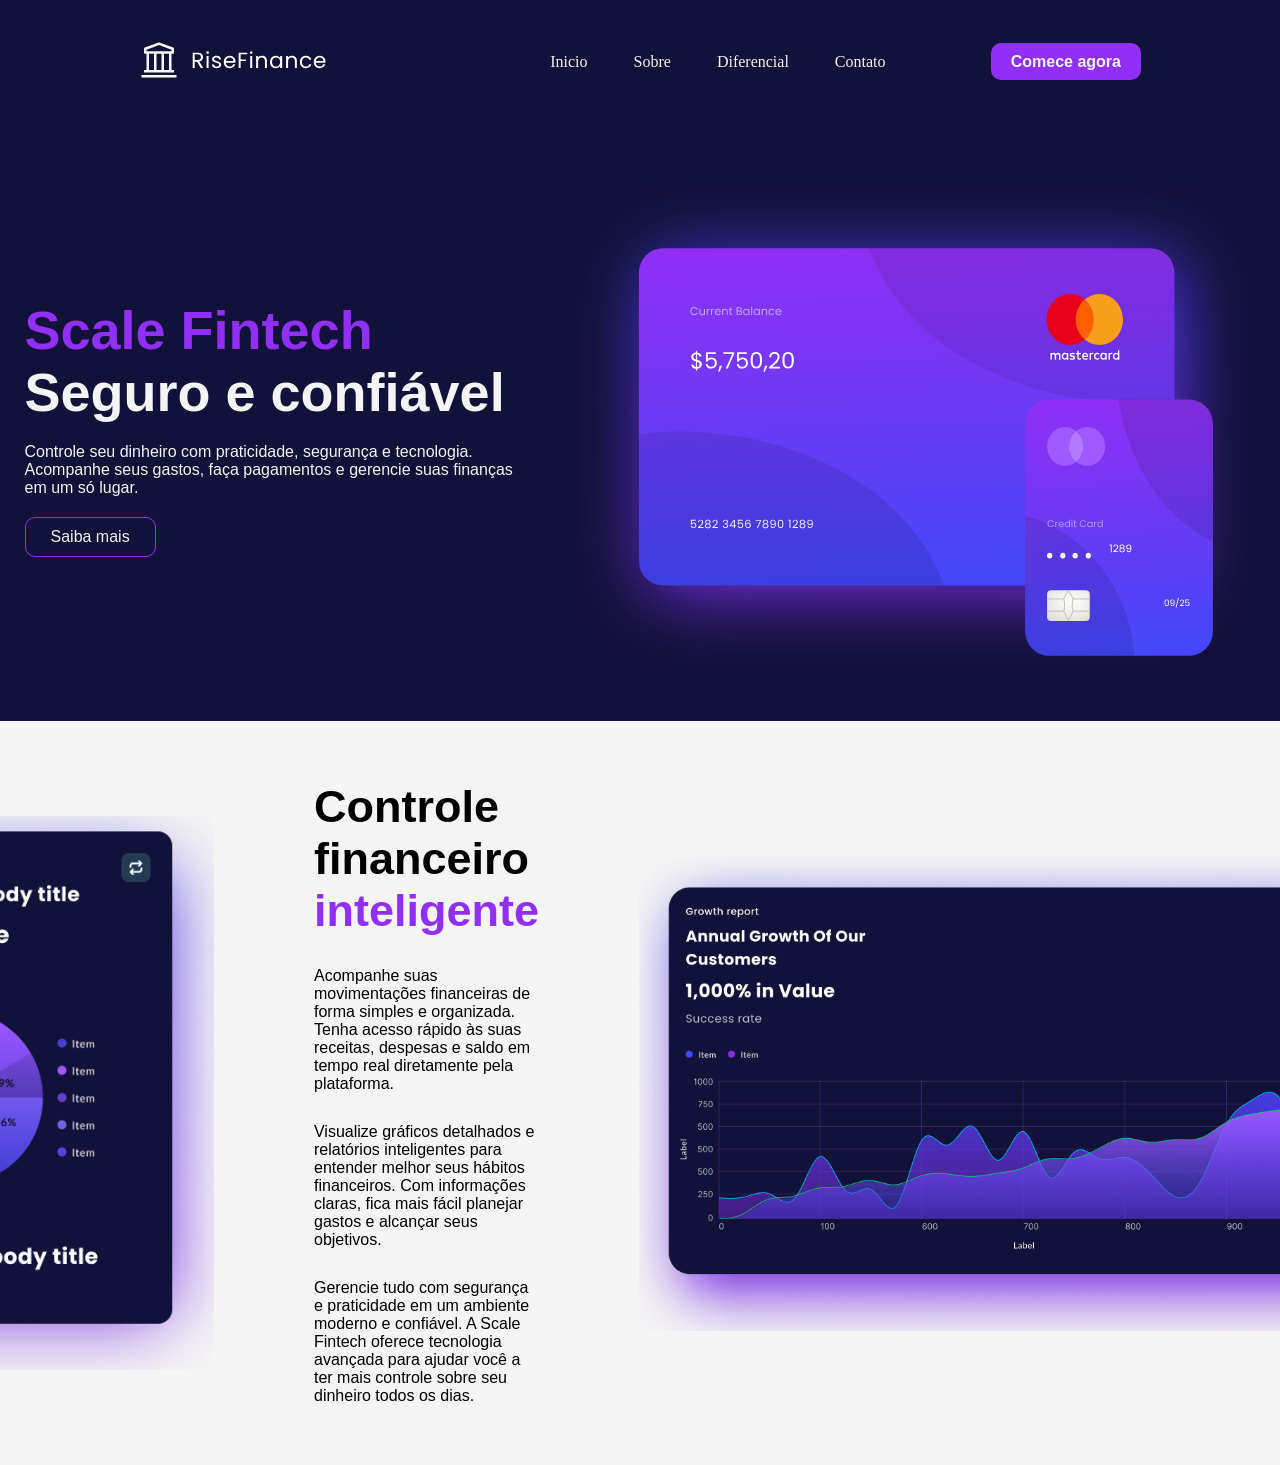
<file: Index.html>
<!DOCTYPE html>
<html lang="pt-br">

<head>
    <meta charset="UTF-8">
    <meta name="viewport" content="width=device-width, initial-scale=1.0">
    <meta name="author" content="SamuelVieriaBernardes">
    <meta name="description" content="esse site é um projeto para testar o meu conhecimento">
    <meta name="keywords" content="HTML, style.css">
    <title>Fintech</title>
    <link rel="preconnect" href="https://fonts.googleapis.com">
    <link rel="preconnect" href="https://fonts.gstatic.com" crossorigin>
    <link href="https://fonts.googleapis.com/css2?family=Roboto:ital,wght@0,100..900;1,100..900&display=swap"
        rel="stylesheet">
    <link rel="stylesheet" href="./src/styles/styles.css">
</head>

<body>
    <!-- Header -->
    <header> <!--tag para cabeçario -->
        <div>
            <img src="./src/assets/images/Frame 147.svg" alt="logo banco">
        </div>

        <div class="container-herader">
            <nav class="navigation-hearder">
                <ul>
                    <li><a href="" class="menu-active">Inicio</a></li>
                    <li><a href="">Sobre</a></li>
                    <li><a href="">Diferencial</a></li>
                    <li><a href="">Contato</a></li>
                </ul>
            </nav>
        </div>

        <div>
            <nav>
                <a href="" class="btn-hearder">Comece agora</a>
            </nav>
        </div>

    </header>

    <!-- MAIN -->
    <main>
        <div class="main-content">
            <h1> <span>Scale Fintech </span> Seguro e confiável</h1>

            <p>Controle seu dinheiro com praticidade, segurança e tecnologia. Acompanhe seus gastos, faça pagamentos e
                gerencie suas finanças em um só lugar.</p>

            <div class="main-conteainer-cta">
                <a href="" class="main-btn-primary">Saiba mais</a>
            </div>

        </div>


        <div>
            <img src="./src/assets/images/Group 13.svg" alt="cartão">
        </div>
    </main>

    <!-- sevirces -->

    <section class="section-services">
            <img src="./src/assets/images/Group 14 1.svg" alt="estatísticas">
            <div class="senai-sevirces">
                <h2>Controle financeiro <span>inteligente</span></h2>
                <p>Acompanhe suas movimentações financeiras de forma simples e organizada. Tenha acesso rápido às suas
                    receitas, despesas e saldo em tempo real diretamente pela plataforma.</p>
                <p>Visualize gráficos detalhados e relatórios inteligentes para entender melhor seus hábitos
                    financeiros. Com informações claras, fica mais fácil planejar gastos e alcançar seus objetivos.</p>
                <p>Gerencie tudo com segurança e praticidade em um ambiente moderno e confiável. A Scale Fintech oferece
                    tecnologia avançada para ajudar você a ter mais controle sobre seu dinheiro todos os dias.</p>
            </div>
        </div>

        <img src="./src/assets/images/Group 15 1.svg" alt="estatísticas dois">

        <div>
            <h2></h2>
        </div>

    </section>

</body>

</html>
</file>
<file: src/styles/styles.css>
@import url("./global.css");

header{
    display: flex;
    justify-content: space-between;
    align-items:center;
    padding: 10px 139px;
    border-bottom: 10px solid var(--color-secondary);
    background-color: var(--color-secondary);

}

.container-herader{
    display: flex;
    align-items: center;
    gap: 46px;
}

.navigation-hearder ul{
    display: flex;
    gap: 46px;
    list-style: none;
}

.navigation-hearder ul li a{
    text-decoration: none;
    color: var(--color-nautral-white);
    font-family: var(--font-family-primaryont-family-primary);
}
.navigation-hearder ul lu .menu-active{
    color: var(--color-nautral-white);
}

.btn-hearder{
    font-family:var(--font-family-primary);
    color: var(--color-nautral-white);
    text-decoration: none;
    background-color: var(--color-primary);
    border-radius: 10px;
    padding: 10px 20px;
    font-weight: var(--font-weight-button);
}
 
main{
    display: flex;
    justify-content: center;
    align-items: center;
    gap: 50px;
    background-color: var(--color-secondary);
    padding: 50px 0;
 }

.main-content{
    display: flex;
    gap: 20px;
    flex-direction: column;
    align-items: start;
    color: var(--color-nautral-white);
    width: 499px;

}

.main-content h1{
    font-size: var(--font-size-h1);
    font-weight:var(--font-weight-h1);
    font-family: var(--font-family-primary);
}

.main-content h1 span{
    color: var(--color-primary);
}

.main-content p{
    font-family: var(--font-family-primary);
    font-size: var(-font-size-body);
    color: var(--color-nautral-white);   
}

.mian-conteainer-cta{
    display: flex;
    gap: 25px;
}

.main-btn-primary{
    display: flex;
    font-family: var(--font-family-primary);
    font-weight: var(--font-size-button);
    font-size: var(--font-size-button);
    padding: 10px 25px;
    border-radius: 10px;
    text-decoration: none;
    border: 1px solid var(--color-primary);
    color: var(--color-nautral-white);

}

.section-services{
   display: flex;
   background-color: var(--color-nautral-white);
   justify-content: center;
   align-items: center;
   gap: 100px;
   padding: 60px;
}

.senai-sevirces{
    display:flex;
    flex-direction: column;
    gap: 30px;
    width: 603px;
}

.senai-sevirces h2{
    font-family: var(--font-family-primary);
    font-size: var( --font-size-h2);
    font-weight: var(--font-weight-h2);
}

.senai-sevirces h2 span{
    color: var(--color-primary);
}

.senai-sevirces p{
    font-family: var(--font-family-primary);
    gap: 30px;
}

@media (max-width: 884px){

}
</file>
